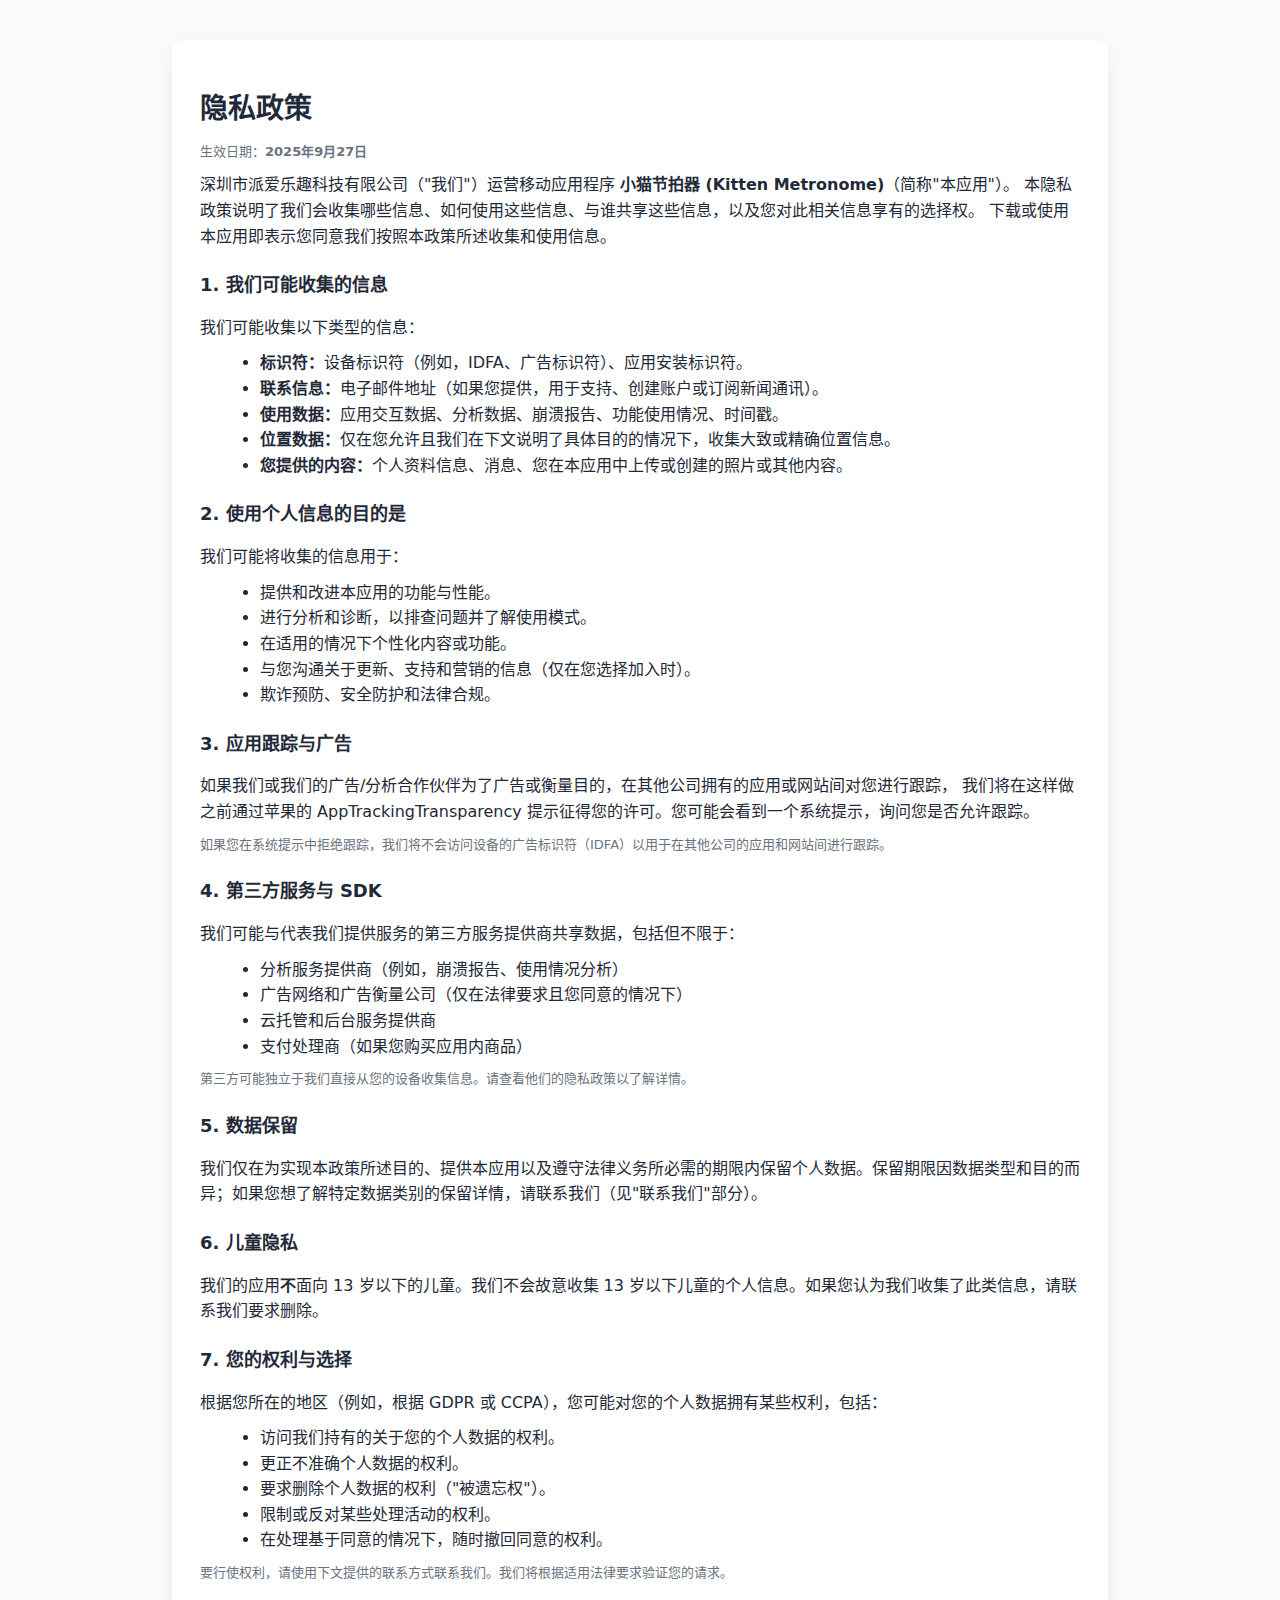
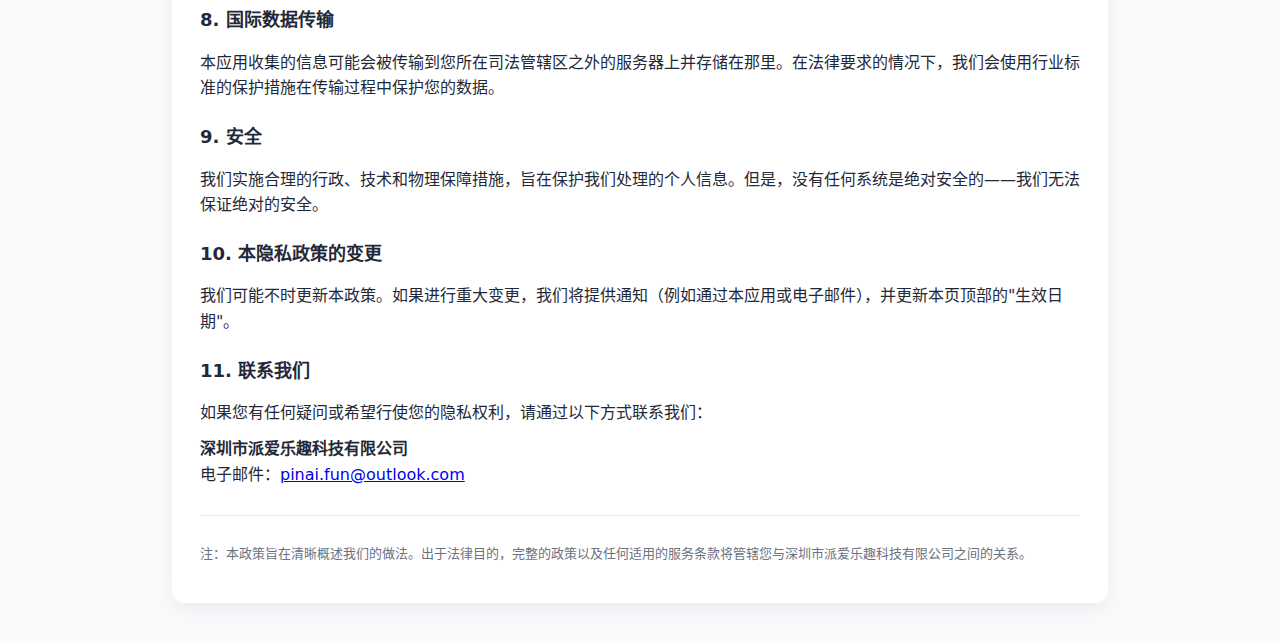
<file: PrivacyPolicyCN.html>
<!doctype html>
<html lang="zh-CN">
<head>
  <meta charset="utf-8" />
  <meta name="viewport" content="width=device-width,initial-scale=1" />
  <title>隐私政策 — 小猫节拍器 (Kitten Metronome)</title>
  <meta name="description" content="深圳市派爱乐趣科技有限公司 (Shenzhen Paiai Fun Technology Co., Ltd.) 小猫节拍器 (Kitten Metronome) 的隐私政策。" />
  <style>
    /* Simple, clean styling suitable for App Store link */
    body{font-family:system-ui,-apple-system,Segoe UI,Roboto,"Helvetica Neue",Arial,"PingFang SC","Microsoft YaHei",sans-serif;line-height:1.6;color:#1f2937;margin:0;background:#f8fafc}
    .container{max-width:880px;margin:40px auto;padding:28px;background:#fff;border-radius:12px;box-shadow:0 6px 20px rgba(15,23,42,0.06)}
    h1{font-size:28px;margin-bottom:6px}
    h2{font-size:18px;margin-top:22px}
    p{margin:10px 0}
    ul{margin:8px 0 8px 20px}
    .small{font-size:13px;color:#6b7280}
    footer{margin-top:28px;border-top:1px solid #e6edf3;padding-top:18px}
    .notice{background:#fff7ed;border-left:4px solid #f59e0b;padding:12px;border-radius:6px;margin:10px 0}
  </style>
</head>
<body>
  <main class="container" role="main">
    <h1>隐私政策</h1>
    <p class="small">生效日期：<strong>2025年9月27日</strong></p>

    <p>
      深圳市派爱乐趣科技有限公司（"我们"）运营移动应用程序 <strong>小猫节拍器 (Kitten Metronome)</strong>（简称"本应用"）。
      本隐私政策说明了我们会收集哪些信息、如何使用这些信息、与谁共享这些信息，以及您对此相关信息享有的选择权。
      下载或使用本应用即表示您同意我们按照本政策所述收集和使用信息。
    </p>

    <h2>1. 我们可能收集的信息</h2>
    <p>我们可能收集以下类型的信息：</p>
    <ul>
      <li><strong>标识符：</strong>设备标识符（例如，IDFA、广告标识符）、应用安装标识符。</li>
      <li><strong>联系信息：</strong>电子邮件地址（如果您提供，用于支持、创建账户或订阅新闻通讯）。</li>
      <li><strong>使用数据：</strong>应用交互数据、分析数据、崩溃报告、功能使用情况、时间戳。</li>
      <li><strong>位置数据：</strong>仅在您允许且我们在下文说明了具体目的的情况下，收集大致或精确位置信息。</li>
      <li><strong>您提供的内容：</strong>个人资料信息、消息、您在本应用中上传或创建的照片或其他内容。</li>
    </ul>

    <h2>2. 使用个人信息的目的是</h2>
    <p>我们可能将收集的信息用于：</p>
    <ul>
      <li>提供和改进本应用的功能与性能。</li>
      <li>进行分析和诊断，以排查问题并了解使用模式。</li>
      <li>在适用的情况下个性化内容或功能。</li>
      <li>与您沟通关于更新、支持和营销的信息（仅在您选择加入时）。</li>
      <li>欺诈预防、安全防护和法律合规。</li>
    </ul>

    <h2>3. 应用跟踪与广告</h2>
    <p>
      如果我们或我们的广告/分析合作伙伴为了广告或衡量目的，在其他公司拥有的应用或网站间对您进行跟踪，
      我们将在这样做之前通过苹果的 AppTrackingTransparency 提示征得您的许可。您可能会看到一个系统提示，询问您是否允许跟踪。
    </p>
    <p class="small">如果您在系统提示中拒绝跟踪，我们将不会访问设备的广告标识符（IDFA）以用于在其他公司的应用和网站间进行跟踪。</p>

    <h2>4. 第三方服务与 SDK</h2>
    <p>我们可能与代表我们提供服务的第三方服务提供商共享数据，包括但不限于：</p>
    <ul>
      <li>分析服务提供商（例如，崩溃报告、使用情况分析）</li>
      <li>广告网络和广告衡量公司（仅在法律要求且您同意的情况下）</li>
      <li>云托管和后台服务提供商</li>
      <li>支付处理商（如果您购买应用内商品）</li>
    </ul>
    <p class="small">第三方可能独立于我们直接从您的设备收集信息。请查看他们的隐私政策以了解详情。</p>

    <h2>5. 数据保留</h2>
    <p>我们仅在为实现本政策所述目的、提供本应用以及遵守法律义务所必需的期限内保留个人数据。保留期限因数据类型和目的而异；如果您想了解特定数据类别的保留详情，请联系我们（见"联系我们"部分）。</p>

    <h2>6. 儿童隐私</h2>
    <p>我们的应用<strong>不</strong>面向 13 岁以下的儿童。我们不会故意收集 13 岁以下儿童的个人信息。如果您认为我们收集了此类信息，请联系我们要求删除。</p>

    <h2>7. 您的权利与选择</h2>
    <p>根据您所在的地区（例如，根据 GDPR 或 CCPA），您可能对您的个人数据拥有某些权利，包括：</p>
    <ul>
      <li>访问我们持有的关于您的个人数据的权利。</li>
      <li>更正不准确个人数据的权利。</li>
      <li>要求删除个人数据的权利（"被遗忘权"）。</li>
      <li>限制或反对某些处理活动的权利。</li>
      <li>在处理基于同意的情况下，随时撤回同意的权利。</li>
    </ul>
    <p class="small">要行使权利，请使用下文提供的联系方式联系我们。我们将根据适用法律要求验证您的请求。</p>

    <h2>8. 国际数据传输</h2>
    <p>本应用收集的信息可能会被传输到您所在司法管辖区之外的服务器上并存储在那里。在法律要求的情况下，我们会使用行业标准的保护措施在传输过程中保护您的数据。</p>

    <h2>9. 安全</h2>
    <p>我们实施合理的行政、技术和物理保障措施，旨在保护我们处理的个人信息。但是，没有任何系统是绝对安全的——我们无法保证绝对的安全。</p>

    <h2>10. 本隐私政策的变更</h2>
    <p>我们可能不时更新本政策。如果进行重大变更，我们将提供通知（例如通过本应用或电子邮件），并更新本页顶部的"生效日期"。</p>

    <h2>11. 联系我们</h2>
    <p>如果您有任何疑问或希望行使您的隐私权利，请通过以下方式联系我们：</p>
    <p><strong>深圳市派爱乐趣科技有限公司</strong><br/>
       电子邮件：<a href="mailto:pinai.fun@outlook.com">pinai.fun@outlook.com</a></p>

    <footer>
      <p class="small">注：本政策旨在清晰概述我们的做法。出于法律目的，完整的政策以及任何适用的服务条款将管辖您与深圳市派爱乐趣科技有限公司之间的关系。</p>
    </footer>
  </main>
</body>
</html>
</file>
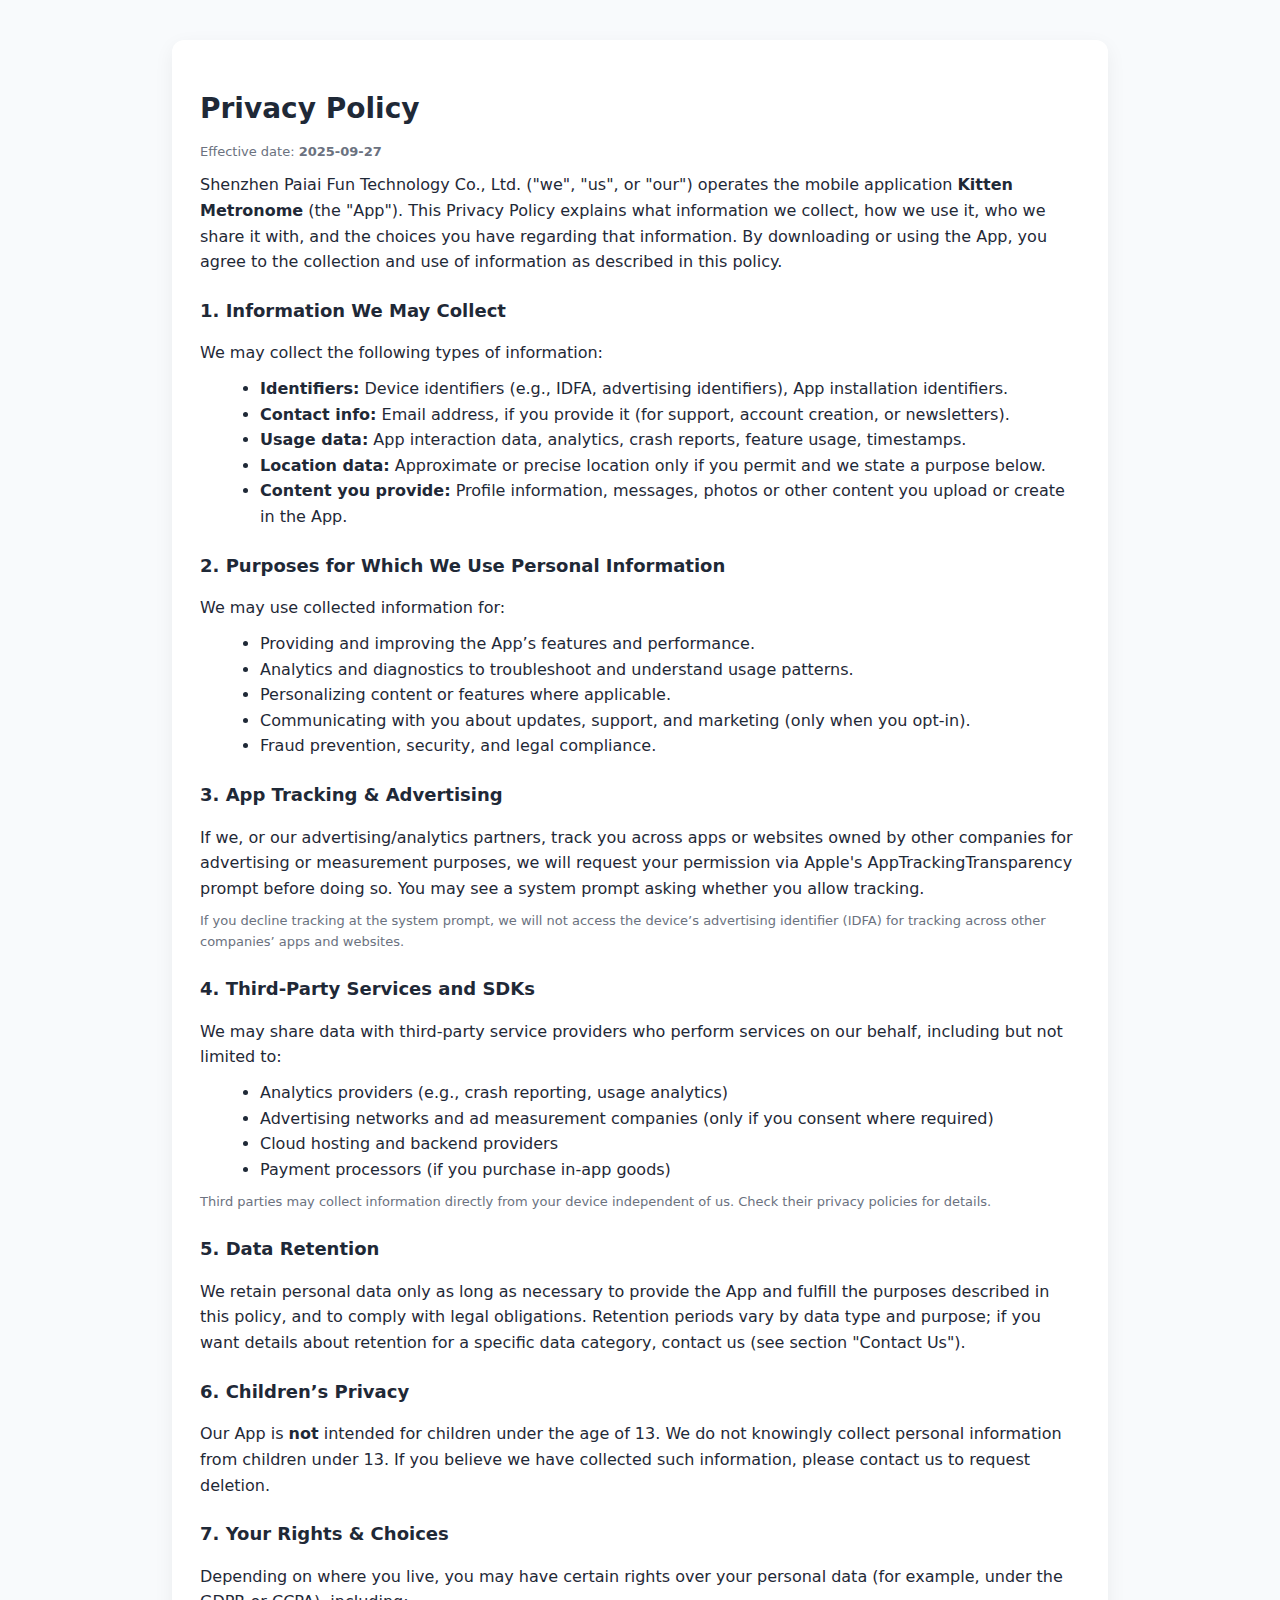
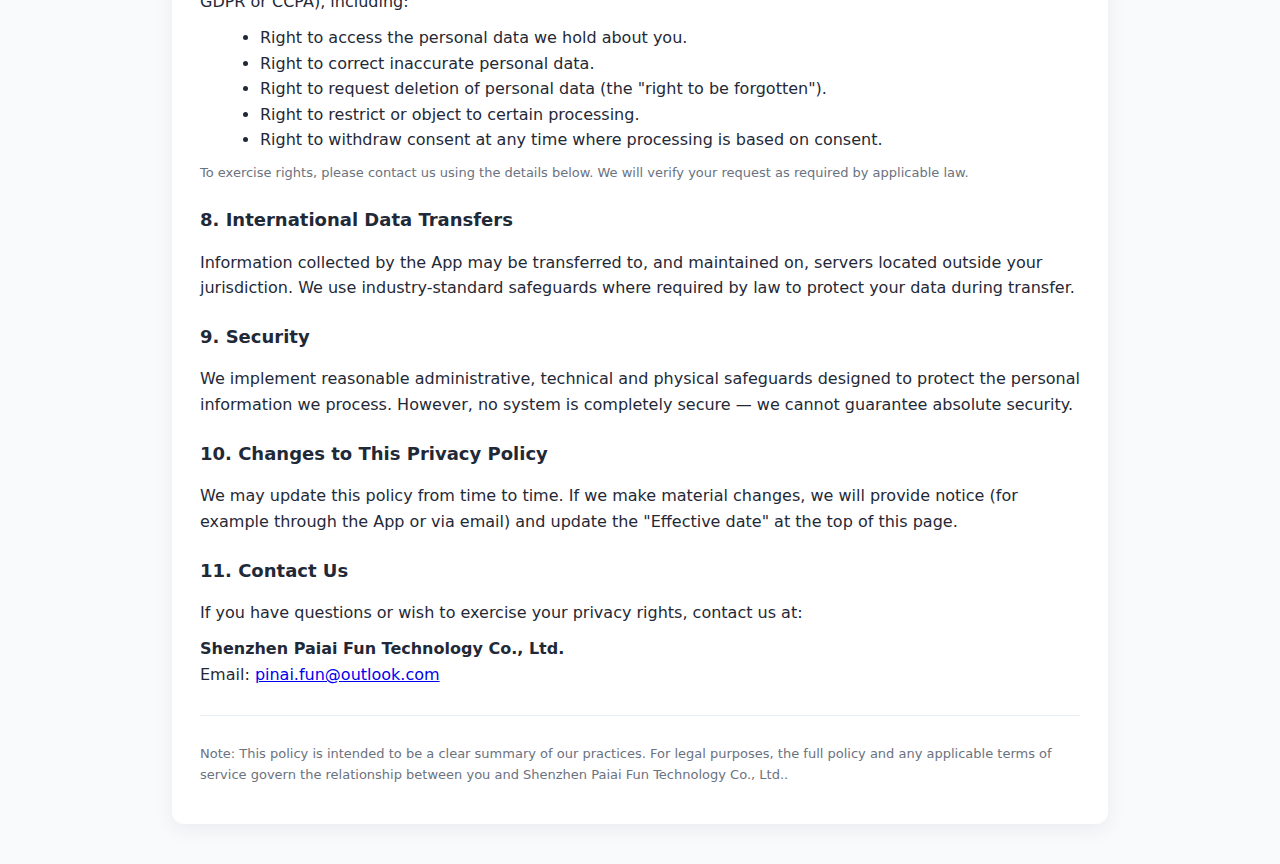
<file: PrivacyPolicyEN.html>
<!doctype html>
<html lang="en">
<head>
  <meta charset="utf-8" />
  <meta name="viewport" content="width=device-width,initial-scale=1" />
  <title>Privacy Policy — Kitten Metronome</title>
  <meta name="description" content="Privacy Policy for Kitten Metronome by Shenzhen Paiai Fun Technology Co., Ltd.." />
  <style>
    /* Simple, clean styling suitable for App Store link */
    body{font-family:system-ui,-apple-system,Segoe UI,Roboto,"Helvetica Neue",Arial;line-height:1.6;color:#1f2937;margin:0;background:#f8fafc}
    .container{max-width:880px;margin:40px auto;padding:28px;background:#fff;border-radius:12px;box-shadow:0 6px 20px rgba(15,23,42,0.06)}
    h1{font-size:28px;margin-bottom:6px}
    h2{font-size:18px;margin-top:22px}
    p{margin:10px 0}
    ul{margin:8px 0 8px 20px}
    .small{font-size:13px;color:#6b7280}
    footer{margin-top:28px;border-top:1px solid #e6edf3;padding-top:18px}
    .notice{background:#fff7ed;border-left:4px solid #f59e0b;padding:12px;border-radius:6px;margin:10px 0}
  </style>
</head>
<body>
  <main class="container" role="main">
    <h1>Privacy Policy</h1>
    <p class="small">Effective date: <strong>2025-09-27</strong></p>

    <p>
      Shenzhen Paiai Fun Technology Co., Ltd. ("we", "us", or "our") operates the mobile application <strong>Kitten Metronome</strong> (the "App").
      This Privacy Policy explains what information we collect, how we use it, who we share it with, and the choices you have regarding that information.
      By downloading or using the App, you agree to the collection and use of information as described in this policy.
    </p>

    <h2>1. Information We May Collect</h2>
    <p>We may collect the following types of information:</p>
    <ul>
      <li><strong>Identifiers:</strong> Device identifiers (e.g., IDFA, advertising identifiers), App installation identifiers.</li>
      <li><strong>Contact info:</strong> Email address, if you provide it (for support, account creation, or newsletters).</li>
      <li><strong>Usage data:</strong> App interaction data, analytics, crash reports, feature usage, timestamps.</li>
      <li><strong>Location data:</strong> Approximate or precise location only if you permit and we state a purpose below.</li>
      <li><strong>Content you provide:</strong> Profile information, messages, photos or other content you upload or create in the App.</li>
    </ul>

    <h2>2. Purposes for Which We Use Personal Information</h2>
    <p>We may use collected information for:</p>
    <ul>
      <li>Providing and improving the App’s features and performance.</li>
      <li>Analytics and diagnostics to troubleshoot and understand usage patterns.</li>
      <li>Personalizing content or features where applicable.</li>
      <li>Communicating with you about updates, support, and marketing (only when you opt-in).</li>
      <li>Fraud prevention, security, and legal compliance.</li>
    </ul>

    <h2>3. App Tracking & Advertising</h2>
    <p>
      If we, or our advertising/analytics partners, track you across apps or websites owned by other companies for advertising or measurement purposes,
      we will request your permission via Apple's AppTrackingTransparency prompt before doing so. You may see a system prompt asking whether you allow tracking.
    </p>
    <p class="small">If you decline tracking at the system prompt, we will not access the device’s advertising identifier (IDFA) for tracking across other companies’ apps and websites.</p>

    <h2>4. Third-Party Services and SDKs</h2>
    <p>We may share data with third-party service providers who perform services on our behalf, including but not limited to:</p>
    <ul>
      <li>Analytics providers (e.g., crash reporting, usage analytics)</li>
      <li>Advertising networks and ad measurement companies (only if you consent where required)</li>
      <li>Cloud hosting and backend providers</li>
      <li>Payment processors (if you purchase in-app goods)</li>
    </ul>
    <p class="small">Third parties may collect information directly from your device independent of us. Check their privacy policies for details.</p>

    <h2>5. Data Retention</h2>
    <p>We retain personal data only as long as necessary to provide the App and fulfill the purposes described in this policy, and to comply with legal obligations. Retention periods vary by data type and purpose; if you want details about retention for a specific data category, contact us (see section "Contact Us").</p>

    <h2>6. Children’s Privacy</h2>
    <p>Our App is <strong>not</strong> intended for children under the age of 13. We do not knowingly collect personal information from children under 13. If you believe we have collected such information, please contact us to request deletion.</p>

    <h2>7. Your Rights & Choices</h2>
    <p>Depending on where you live, you may have certain rights over your personal data (for example, under the GDPR or CCPA), including:</p>
    <ul>
      <li>Right to access the personal data we hold about you.</li>
      <li>Right to correct inaccurate personal data.</li>
      <li>Right to request deletion of personal data (the "right to be forgotten").</li>
      <li>Right to restrict or object to certain processing.</li>
      <li>Right to withdraw consent at any time where processing is based on consent.</li>
    </ul>
    <p class="small">To exercise rights, please contact us using the details below. We will verify your request as required by applicable law.</p>

    <h2>8. International Data Transfers</h2>
    <p>Information collected by the App may be transferred to, and maintained on, servers located outside your jurisdiction. We use industry-standard safeguards where required by law to protect your data during transfer.</p>

    <h2>9. Security</h2>
    <p>We implement reasonable administrative, technical and physical safeguards designed to protect the personal information we process. However, no system is completely secure — we cannot guarantee absolute security.</p>

    <h2>10. Changes to This Privacy Policy</h2>
    <p>We may update this policy from time to time. If we make material changes, we will provide notice (for example through the App or via email) and update the "Effective date" at the top of this page.</p>

    <h2>11. Contact Us</h2>
    <p>If you have questions or wish to exercise your privacy rights, contact us at:</p>
    <p><strong>Shenzhen Paiai Fun Technology Co., Ltd.</strong><br/>
       Email: <a href="mailto:{{CONTACT_EMAIL}}">pinai.fun@outlook.com</a></p>

    <footer>
      <p class="small">Note: This policy is intended to be a clear summary of our practices. For legal purposes, the full policy and any applicable terms of service govern the relationship between you and Shenzhen Paiai Fun Technology Co., Ltd..</p>
    </footer>
  </main>
</body>
</html>
</file>
